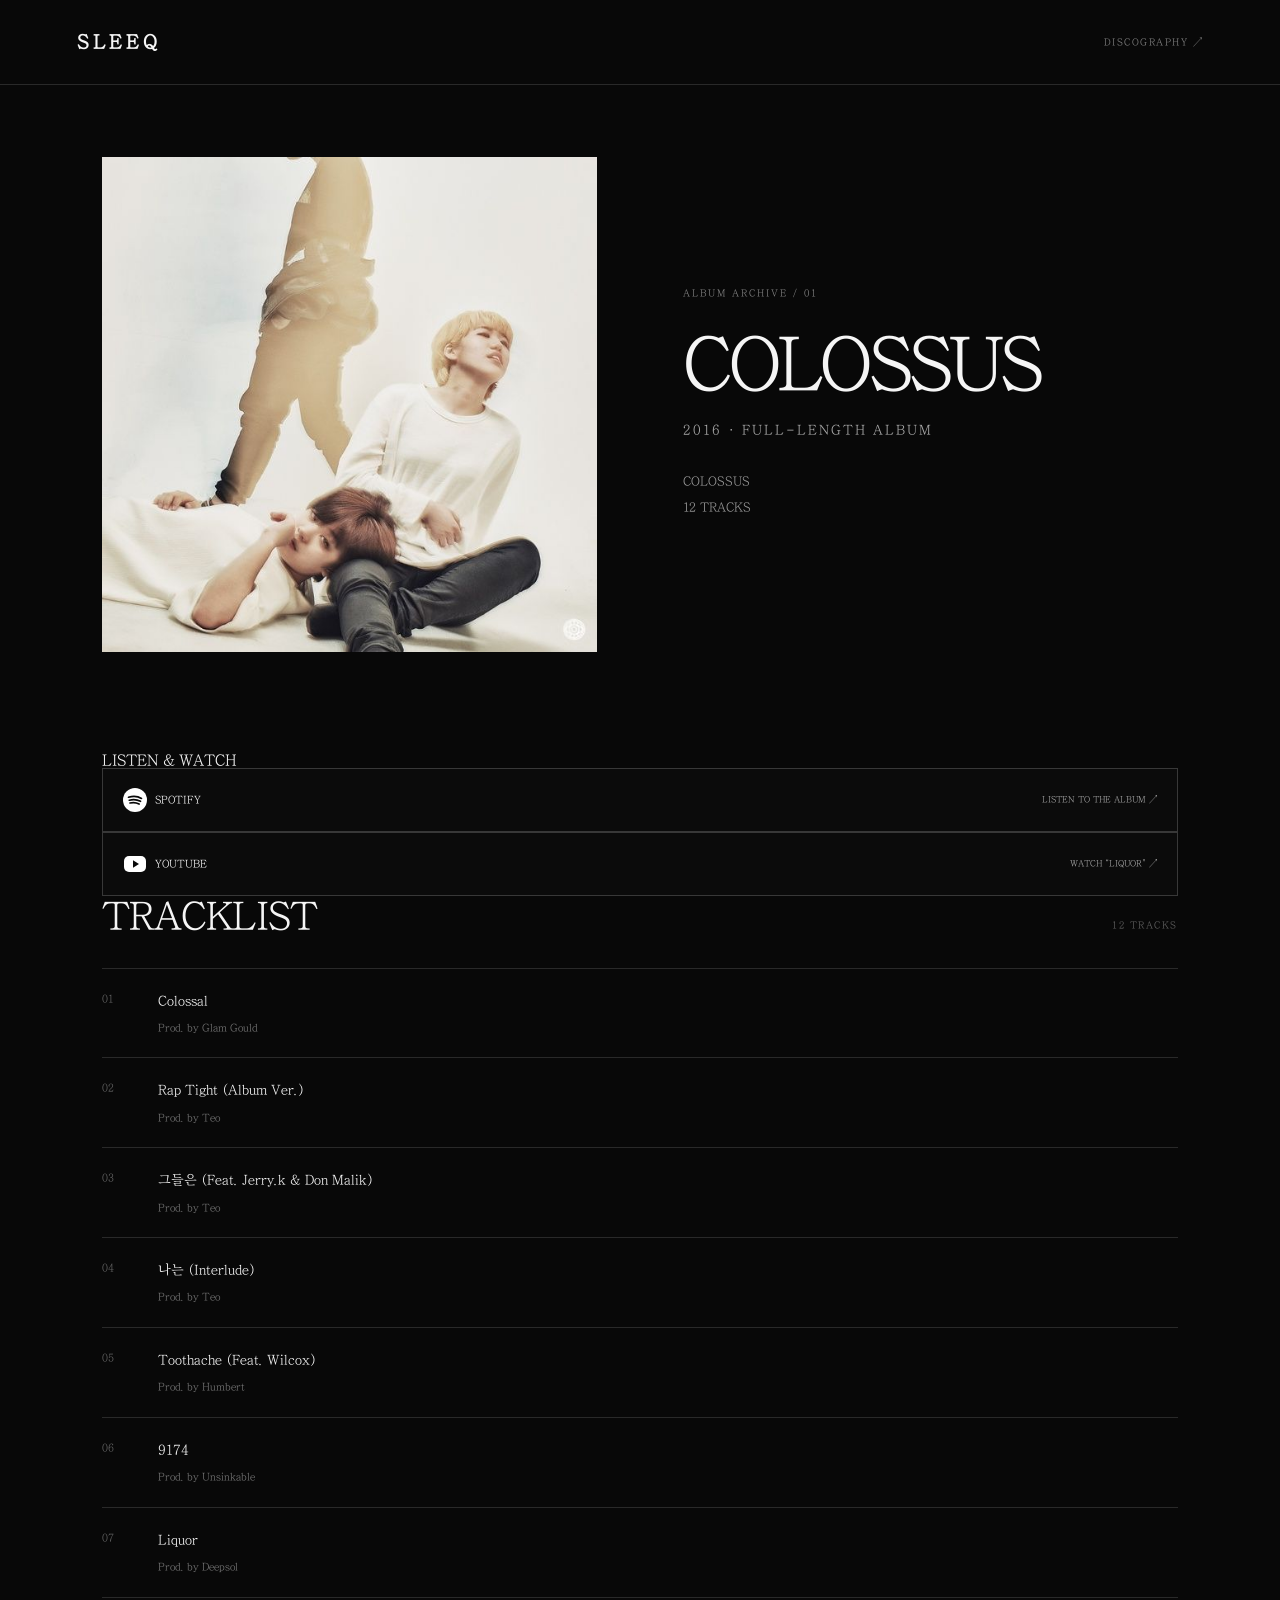
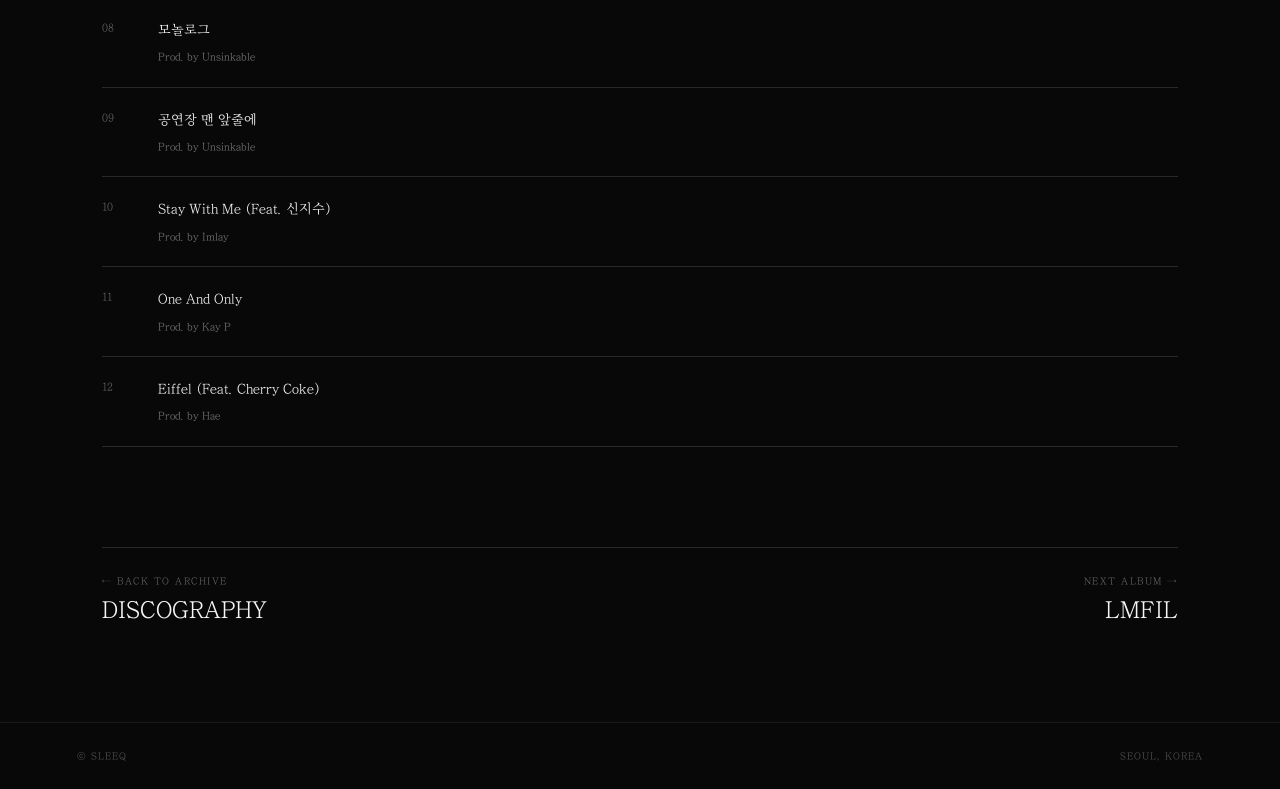
<file: colossus.html>
<!DOCTYPE html>
<html lang="ko">
<head>
  <meta charset="UTF-8">
  <meta name="viewport" content="width=device-width, initial-scale=1.0">
  <title>COLOSSUS — SLEEQ</title>
  <link rel="stylesheet" href="./album.css">
</head>

<body>
  <header class="site-header">
    <a href="./index.html" class="logo">SLEEQ</a>
    <a href="./index.html#discography" class="header-link">DISCOGRAPHY ↗</a>
  </header>

  <main class="album-page">

    <section class="album-hero">
      <img
        class="album-cover"
        src="./images/colossus.jpg"
        alt="COLOSSUS album cover"
      >

      <div class="album-info">
        <p class="album-meta">ALBUM ARCHIVE / 01</p>
        <h1 class="album-title">COLOSSUS</h1>
        <p class="album-subtitle">2016 · FULL-LENGTH ALBUM</p>

        <p class="album-description">
          COLOSSUS
          <br>
          12 TRACKS
        </p>
      </div>
    </section>

   <section class="listen-section">
  <p class="listen-label">LISTEN & WATCH</p>

  <div class="listen-links">
    <a
      class="listen-link"
      href="https://open.spotify.com/intl-ko/album/2XKG34poxQOzdhIf7dgX8N?si=ZdqlaKVOTI2wjyuywPCuqA"
      target="_blank"
      rel="noopener noreferrer"
    >
      <span class="listen-brand">
        <svg class="listen-icon spotify-icon" viewBox="0 0 24 24" aria-hidden="true">
          <circle cx="12" cy="12" r="12" fill="currentColor"/>
          <path d="M5.5 9.2c4.4-1.3 9.5-.9 13 1.2M6.3 12.2c3.7-1 8-.6 11.2 1.1M7 15c3-.8 6.5-.4 9.1 1"
            fill="none" stroke="#080808" stroke-width="1.7" stroke-linecap="round"/>
        </svg>
        <span>SPOTIFY</span>
      </span>
      <span class="listen-action">LISTEN TO THE ALBUM ↗</span>
    </a>

    <a
      class="listen-link"
      href="https://youtu.be/0zPd_yzmuM8?si=OTEU-51YmvgMGOKJ"
      target="_blank"
      rel="noopener noreferrer"
    >
      <span class="listen-brand">
        <svg class="listen-icon youtube-icon" viewBox="0 0 24 24" aria-hidden="true">
          <rect x="1" y="4" width="22" height="16" rx="5" fill="currentColor"/>
          <path d="M10 8.2 16 12l-6 3.8z" fill="#080808"/>
        </svg>
        <span>YOUTUBE</span>
      </span>
      <span class="listen-action">WATCH “LIQUOR” ↗</span>
    </a>
  </div>
</section>

    <section class="track-section">
      <div class="section-heading">
        <h2>TRACKLIST</h2>
        <span>12 TRACKS</span>
      </div>

      <ol class="track-list">

        <li class="track">
          <span class="track-number">01</span>
          <div>
            <p class="track-name">Colossal</p>
            <span class="track-credit">Prod. by Glam Gould</span>
          </div>
        </li>

        <li class="track">
          <span class="track-number">02</span>
          <div>
            <p class="track-name">Rap Tight (Album Ver.)</p>
            <span class="track-credit">Prod. by Teo</span>
          </div>
        </li>

        <li class="track">
          <span class="track-number">03</span>
          <div>
            <p class="track-name">그들은 (Feat. Jerry.k &amp; Don Malik)</p>
            <span class="track-credit">Prod. by Teo</span>
          </div>
        </li>

        <li class="track">
          <span class="track-number">04</span>
          <div>
            <p class="track-name">나는 (Interlude)</p>
            <span class="track-credit">Prod. by Teo</span>
          </div>
        </li>

        <li class="track">
          <span class="track-number">05</span>
          <div>
            <p class="track-name">Toothache (Feat. Wilcox)</p>
            <span class="track-credit">Prod. by Humbert</span>
          </div>
        </li>

        <li class="track">
          <span class="track-number">06</span>
          <div>
            <p class="track-name">9174</p>
            <span class="track-credit">Prod. by Unsinkable</span>
          </div>
        </li>

        <li class="track">
          <span class="track-number">07</span>
          <div>
            <p class="track-name">Liquor</p>
            <span class="track-credit">Prod. by Deepsol</span>
          </div>
        </li>

        <li class="track">
          <span class="track-number">08</span>
          <div>
            <p class="track-name">모놀로그</p>
            <span class="track-credit">Prod. by Unsinkable</span>
          </div>
        </li>

        <li class="track">
          <span class="track-number">09</span>
          <div>
            <p class="track-name">공연장 맨 앞줄에</p>
            <span class="track-credit">Prod. by Unsinkable</span>
          </div>
        </li>

        <li class="track">
          <span class="track-number">10</span>
          <div>
            <p class="track-name">Stay With Me (Feat. 신지수)</p>
            <span class="track-credit">Prod. by Imlay</span>
          </div>
        </li>

        <li class="track">
          <span class="track-number">11</span>
          <div>
            <p class="track-name">One And Only</p>
            <span class="track-credit">Prod. by Kay P</span>
          </div>
        </li>

        <li class="track">
          <span class="track-number">12</span>
          <div>
            <p class="track-name">Eiffel (Feat. Cherry Coke)</p>
            <span class="track-credit">Prod. by Hae</span>
          </div>
        </li>

      </ol>
    </section>

    <nav class="album-navigation">
      <a href="./index.html#discography" class="album-nav-link">
        <span class="nav-label">← BACK TO ARCHIVE</span>
        <span class="nav-title">DISCOGRAPHY</span>
      </a>

      <a href="./lmfil.html" class="album-nav-link next">
        <span class="nav-label">NEXT ALBUM →</span>
        <span class="nav-title">LMFIL</span>
      </a>
    </nav>

  </main>

  <footer class="site-footer">
    <span>© SLEEQ</span>
    <span>SEOUL, KOREA</span>
  </footer>
</body>
</html>
</file>
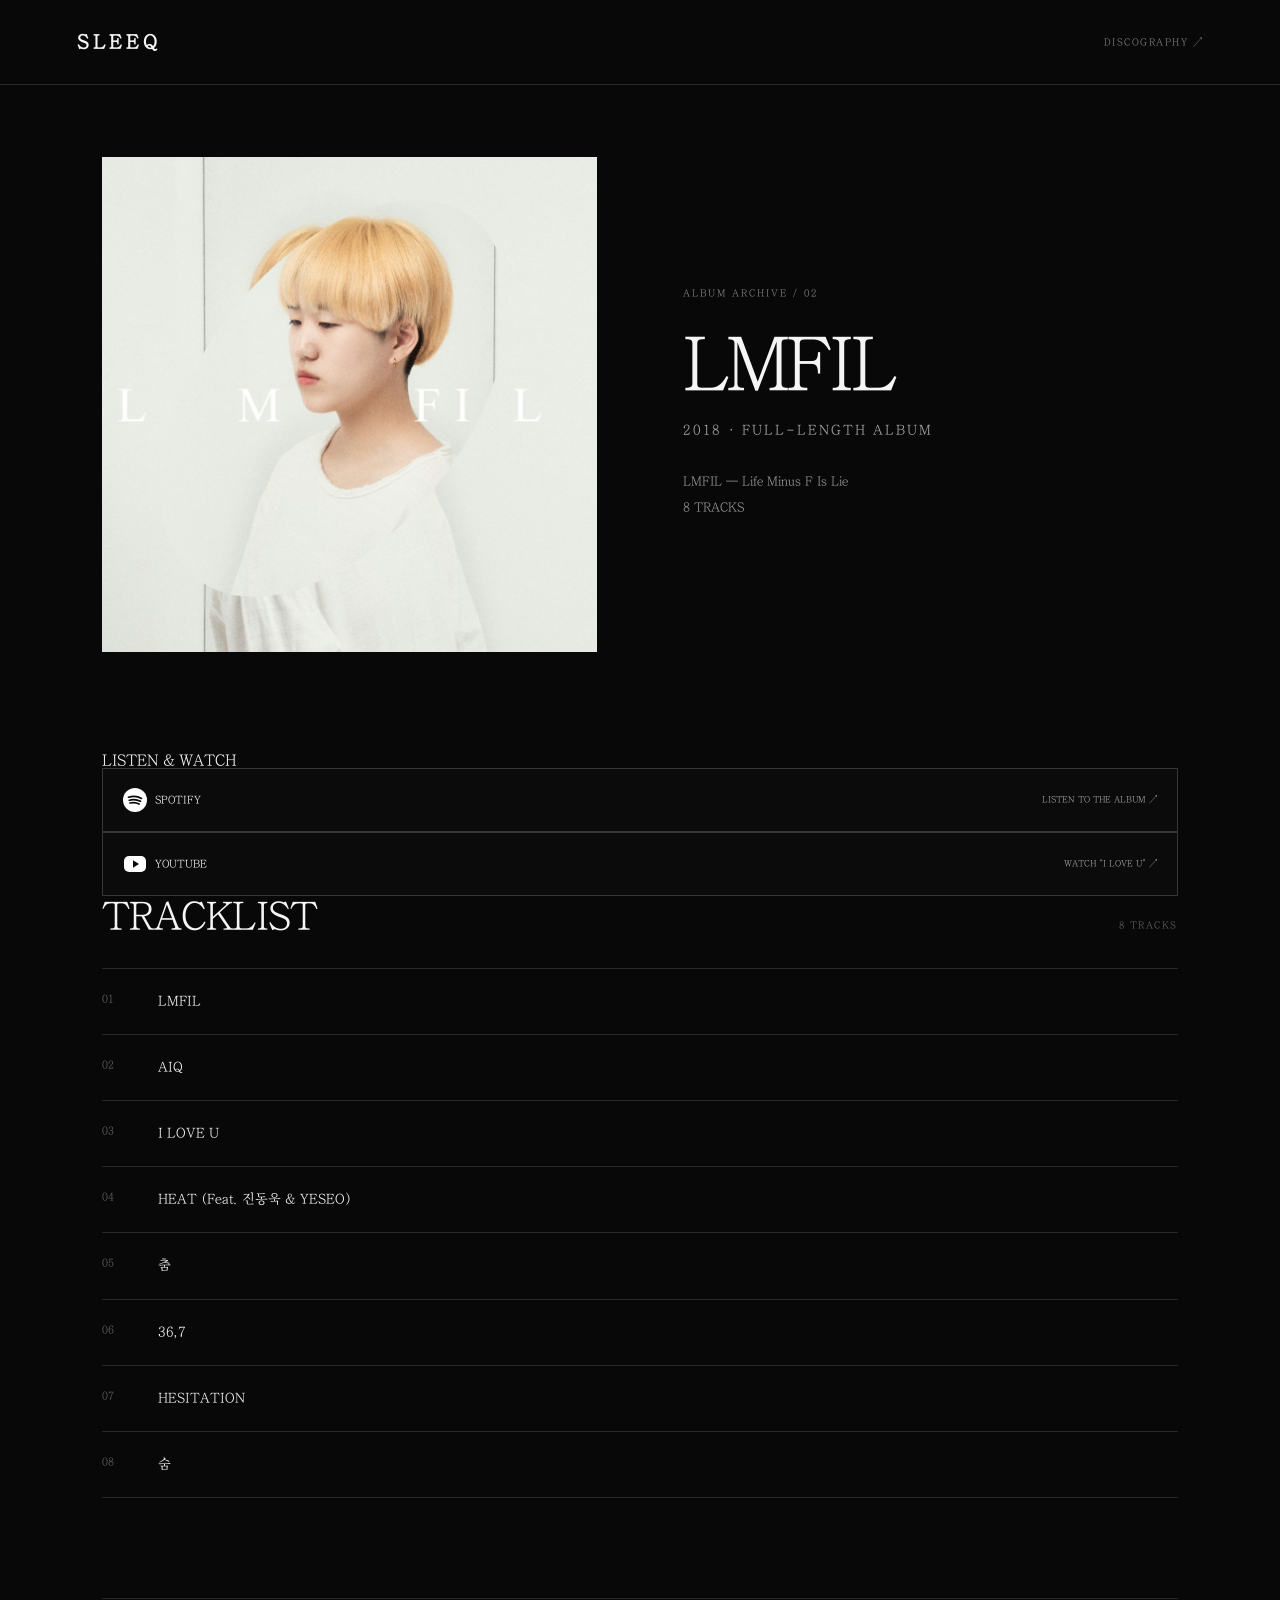
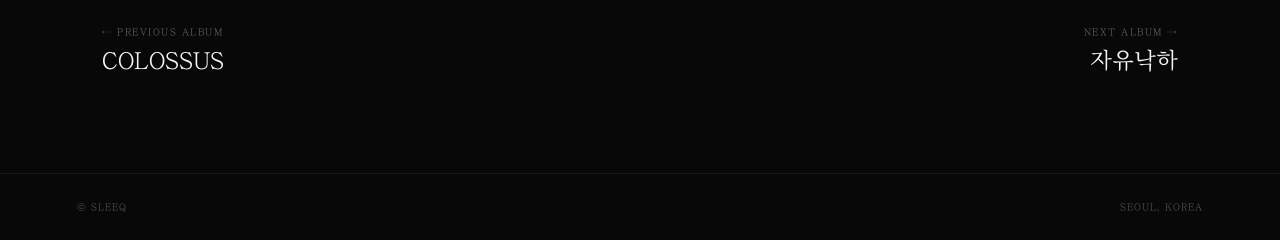
<file: lmfil.html>
<!DOCTYPE html>
<html lang="ko">
<head>
  <meta charset="UTF-8">
  <meta name="viewport" content="width=device-width, initial-scale=1.0">
  <title>LMFIL — SLEEQ</title>
  <link rel="stylesheet" href="./album.css">
</head>

<body>
  <header class="site-header">
    <a href="./index.html" class="logo">SLEEQ</a>
    <a href="./index.html#discography" class="header-link">DISCOGRAPHY ↗</a>
  </header>

  <main class="album-page">

    <section class="album-hero">
      <img
        class="album-cover"
        src="./images/lmfil.jpg"
        alt="LMFIL album cover"
      >

      <div class="album-info">
        <p class="album-meta">ALBUM ARCHIVE / 02</p>
        <h1 class="album-title">LMFIL</h1>
        <p class="album-subtitle">2018 · FULL-LENGTH ALBUM</p>

        <p class="album-description">
          LMFIL ─ Life Minus F Is Lie
          <br>
          8 TRACKS
        </p>
      </div>
    </section>

<section class="listen-section">
  <p class="listen-label">LISTEN & WATCH</p>

  <div class="listen-links">
    <a
      class="listen-link"
      href="https://open.spotify.com/intl-ko/album/2XKG34poxQOzdhIf7dgX8N?si=ZdqlaKVOTI2wjyuywPCuqA"
      target="_blank"
      rel="noopener noreferrer"
    >
      <span class="listen-brand">
        <svg class="listen-icon spotify-icon" viewBox="0 0 24 24" aria-hidden="true">
          <circle cx="12" cy="12" r="12" fill="currentColor"/>
          <path d="M5.5 9.2c4.4-1.3 9.5-.9 13 1.2M6.3 12.2c3.7-1 8-.6 11.2 1.1M7 15c3-.8 6.5-.4 9.1 1"
            fill="none" stroke="#080808" stroke-width="1.7" stroke-linecap="round"/>
        </svg>
        <span>SPOTIFY</span>
      </span>
      <span class="listen-action">LISTEN TO THE ALBUM ↗</span>
    </a>

    <a
      class="listen-link"
      href="https://youtu.be/YPlO58mhkqE?si=HtU__yeZSZ45MtvI"
      target="_blank"
      rel="noopener noreferrer"
    >
      <span class="listen-brand">
        <svg class="listen-icon youtube-icon" viewBox="0 0 24 24" aria-hidden="true">
          <rect x="1" y="4" width="22" height="16" rx="5" fill="currentColor"/>
          <path d="M10 8.2 16 12l-6 3.8z" fill="#080808"/>
        </svg>
        <span>YOUTUBE</span>
      </span>
      <span class="listen-action">WATCH “I LOVE U” ↗</span>
    </a>
  </div>
</section>

    <section class="track-section">
      <div class="section-heading">
        <h2>TRACKLIST</h2>
        <span>8 TRACKS</span>
      </div>

      <ol class="track-list">

        <li class="track">
          <span class="track-number">01</span>
          <div>
            <p class="track-name">LMFIL</p>
          </div>
        </li>

        <li class="track">
          <span class="track-number">02</span>
          <div>
            <p class="track-name">AIQ</p>
          </div>
        </li>

        <li class="track">
          <span class="track-number">03</span>
          <div>
            <p class="track-name">I LOVE U</p>
          </div>
        </li>

        <li class="track">
          <span class="track-number">04</span>
          <div>
            <p class="track-name">HEAT (Feat. 진동욱 &amp; YESEO)</p>
          </div>
        </li>

        <li class="track">
          <span class="track-number">05</span>
          <div>
            <p class="track-name">춤</p>
          </div>
        </li>

        <li class="track">
          <span class="track-number">06</span>
          <div>
            <p class="track-name">36,7</p>
          </div>
        </li>

        <li class="track">
          <span class="track-number">07</span>
          <div>
            <p class="track-name">HESITATION</p>
          </div>
        </li>

        <li class="track">
          <span class="track-number">08</span>
          <div>
            <p class="track-name">숨</p>
          </div>
        </li>

      </ol>
    </section>

    <nav class="album-navigation">
      <a href="./colossus.html" class="album-nav-link">
        <span class="nav-label">← PREVIOUS ALBUM</span>
        <span class="nav-title">COLOSSUS</span>
      </a>

      <a href="./untethered.html" class="album-nav-link next">
        <span class="nav-label">NEXT ALBUM →</span>
        <span class="nav-title">자유낙하</span>
      </a>
    </nav>

  </main>

  <footer class="site-footer">
    <span>© SLEEQ</span>
    <span>SEOUL, KOREA</span>
  </footer>
</body>
</html>
</file>
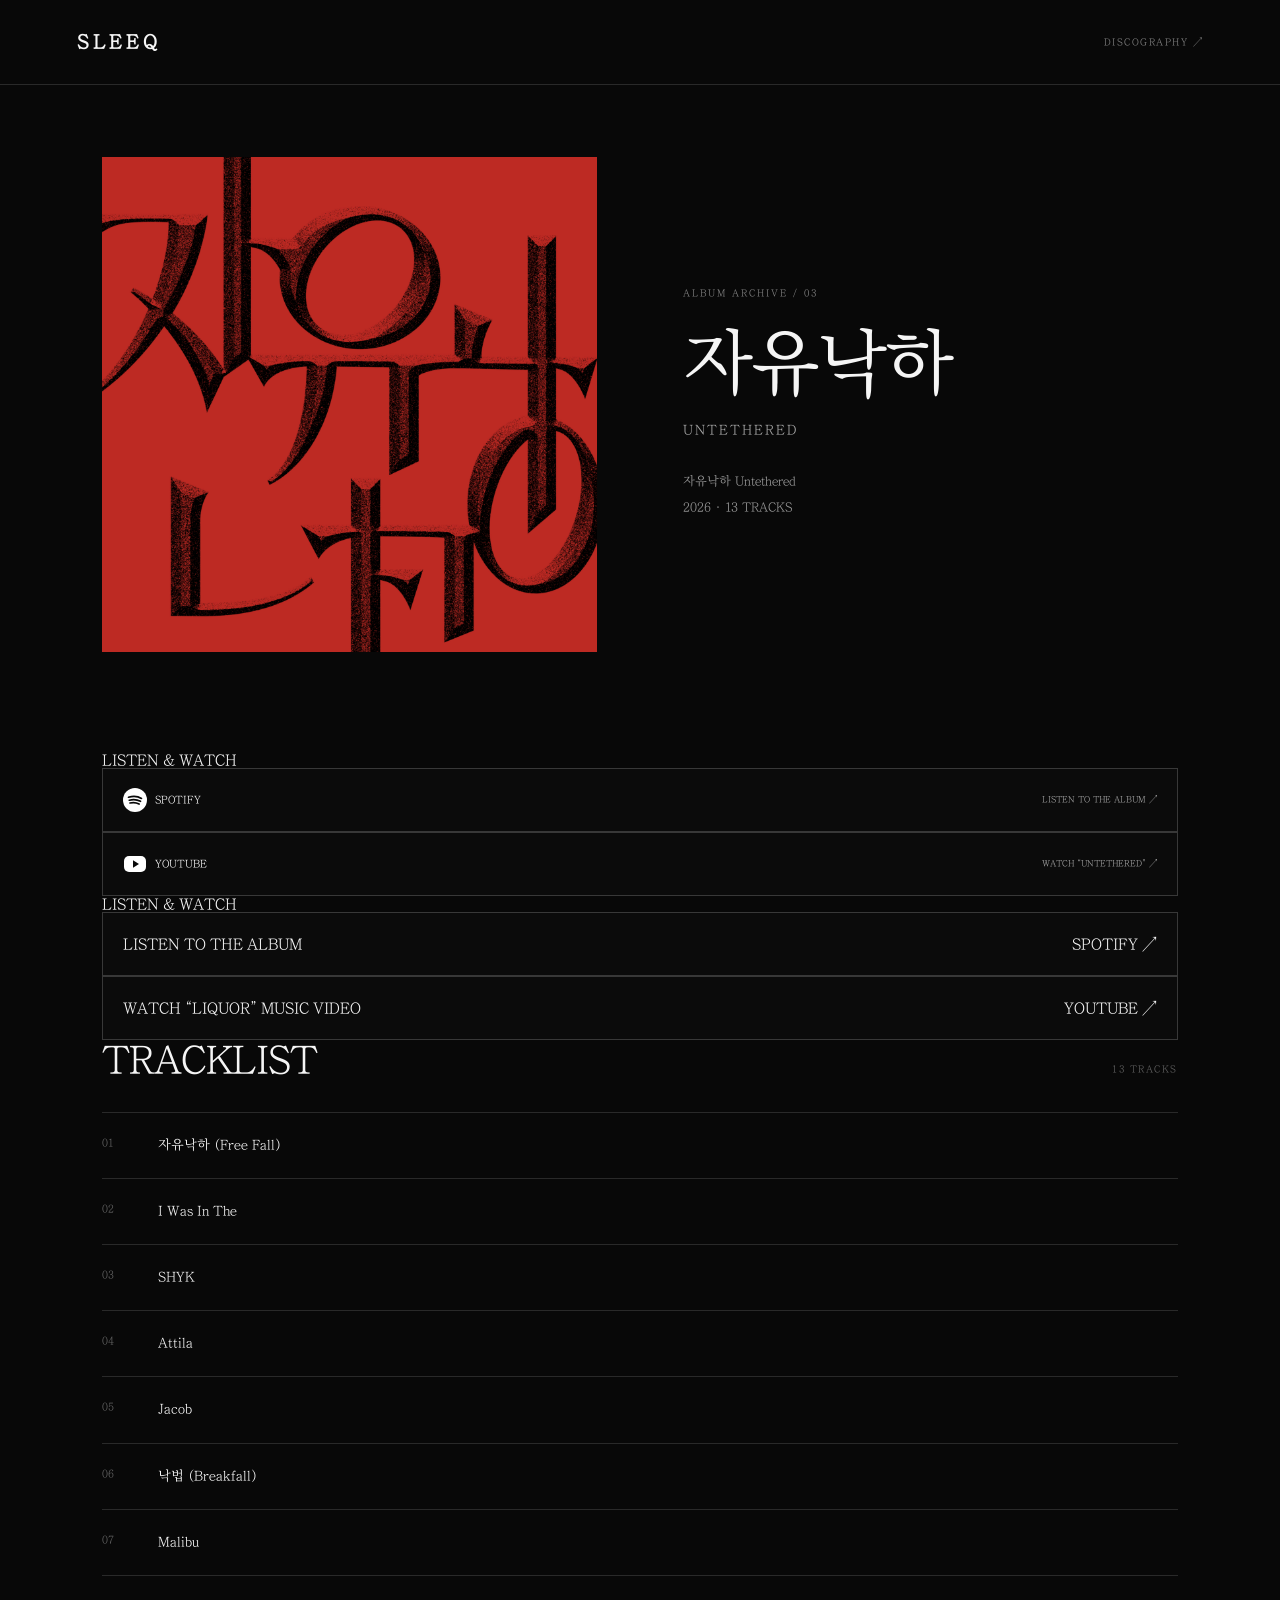
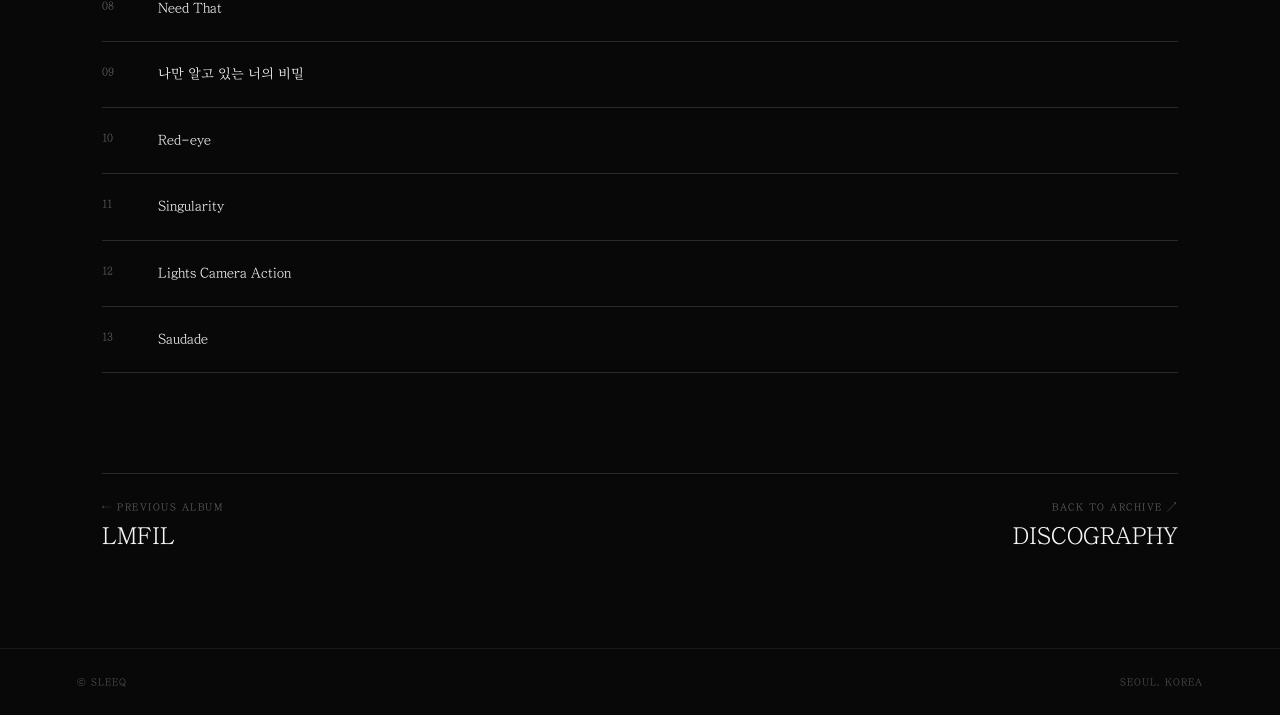
<file: untethered.html>
<!DOCTYPE html>
<html lang="ko">
<head>
  <meta charset="UTF-8">
  <meta name="viewport" content="width=device-width, initial-scale=1.0">
  <title>자유낙하 (UNTETHERED) — SLEEQ</title>
  <link rel="stylesheet" href="./album.css">
</head>

<body>
  <header class="site-header">
    <a href="./index.html" class="logo">SLEEQ</a>
    <a href="./index.html#discography" class="header-link">DISCOGRAPHY ↗</a>
  </header>

  <main class="album-page">

    <section class="album-hero">
      <img
        class="album-cover"
        src="./images/untethered.jpg"
        alt="자유낙하 Untethered album cover"
      >

      <div class="album-info">
        <p class="album-meta">ALBUM ARCHIVE / 03</p>
        <h1 class="album-title">자유낙하</h1>
        <p class="album-subtitle">UNTETHERED</p>

        <p class="album-description">
          자유낙하 Untethered
          <br>
          2026 · 13 TRACKS
        </p>
      </div>
    </section>
    <!-- LISTEN & WATCH -->

<section class="listen-section">
  <p class="listen-label">LISTEN & WATCH</p>

  <div class="listen-links">
    <a
      class="listen-link"
      href="https://open.spotify.com/intl-ko/album/2XKG34poxQOzdhIf7dgX8N?si=ZdqlaKVOTI2wjyuywPCuqA"
      target="_blank"
      rel="noopener noreferrer"
    >
      <span class="listen-brand">
        <svg class="listen-icon spotify-icon" viewBox="0 0 24 24" aria-hidden="true">
          <circle cx="12" cy="12" r="12" fill="currentColor"/>
          <path d="M5.5 9.2c4.4-1.3 9.5-.9 13 1.2M6.3 12.2c3.7-1 8-.6 11.2 1.1M7 15c3-.8 6.5-.4 9.1 1"
            fill="none" stroke="#080808" stroke-width="1.7" stroke-linecap="round"/>
        </svg>
        <span>SPOTIFY</span>
      </span>
      <span class="listen-action">LISTEN TO THE ALBUM ↗</span>
    </a>

    <a
      class="listen-link"
      href="https://youtu.be/0zPd_yzmuM8?si=OTEU-51YmvgMGOKJ"
      target="_blank"
      rel="noopener noreferrer"
    >
      <span class="listen-brand">
        <svg class="listen-icon youtube-icon" viewBox="0 0 24 24" aria-hidden="true">
          <rect x="1" y="4" width="22" height="16" rx="5" fill="currentColor"/>
          <path d="M10 8.2 16 12l-6 3.8z" fill="#080808"/>
        </svg>
        <span>YOUTUBE</span>
      </span>
      <span class="listen-action">WATCH “UNTETHERED” ↗</span>
    </a>
  </div>
</section>
<section class="listen-section">
  <p class="listen-label">LISTEN & WATCH</p>
  <div class="listen-links">
    <a class="listen-link" href="https://open.spotify.com/intl-ko/album/2XKG34poxQOzdhIf7dgX8N?si=ZdqlaKVOTI2wjyuywPCuqA" target="_blank" rel="noopener noreferrer">
      <span class="listen-title">LISTEN TO THE ALBUM</span>
      <span class="listen-platform">SPOTIFY ↗</span>
    </a>
    <a class="listen-link" href="https://youtu.be/2KbYrMNl2sw?si=ab0_5xCY0FG_Dp98" target="_blank" rel="noopener noreferrer">
      <span class="listen-title">WATCH “LIQUOR” MUSIC VIDEO</span>
      <span class="listen-platform">YOUTUBE ↗</span>
    </a>
  </div>
</section>
</section>

    <section class="track-section">
      <div class="section-heading">
        <h2>TRACKLIST</h2>
        <span>13 TRACKS</span>
      </div>

      <ol class="track-list">

        <li class="track">
          <span class="track-number">01</span>
          <div>
            <p class="track-name">자유낙하 (Free Fall)</p>
          </div>
        </li>

        <li class="track">
          <span class="track-number">02</span>
          <div>
            <p class="track-name">I Was In The</p>
          </div>
        </li>

        <li class="track">
          <span class="track-number">03</span>
          <div>
            <p class="track-name">SHYK</p>
          </div>
        </li>

        <li class="track">
          <span class="track-number">04</span>
          <div>
            <p class="track-name">Attila</p>
          </div>
        </li>

        <li class="track">
          <span class="track-number">05</span>
          <div>
            <p class="track-name">Jacob</p>
          </div>
        </li>

        <li class="track">
          <span class="track-number">06</span>
          <div>
            <p class="track-name">낙법 (Breakfall)</p>
          </div>
        </li>

        <li class="track">
          <span class="track-number">07</span>
          <div>
            <p class="track-name">Malibu</p>
          </div>
        </li>

        <li class="track">
          <span class="track-number">08</span>
          <div>
            <p class="track-name">Need That</p>
          </div>
        </li>

        <li class="track">
          <span class="track-number">09</span>
          <div>
            <p class="track-name">나만 알고 있는 너의 비밀</p>
          </div>
        </li>

        <li class="track">
          <span class="track-number">10</span>
          <div>
            <p class="track-name">Red-eye</p>
          </div>
        </li>

        <li class="track">
          <span class="track-number">11</span>
          <div>
            <p class="track-name">Singularity</p>
          </div>
        </li>

        <li class="track">
          <span class="track-number">12</span>
          <div>
            <p class="track-name">Lights Camera Action</p>
          </div>
        </li>

        <li class="track">
          <span class="track-number">13</span>
          <div>
            <p class="track-name">Saudade</p>
          </div>
        </li>

      </ol>
    </section>

    <nav class="album-navigation">
      <a href="./lmfil.html" class="album-nav-link">
        <span class="nav-label">← PREVIOUS ALBUM</span>
        <span class="nav-title">LMFIL</span>
      </a>

      <a href="./index.html#discography" class="album-nav-link next">
        <span class="nav-label">BACK TO ARCHIVE ↗</span>
        <span class="nav-title">DISCOGRAPHY</span>
      </a>
    </nav>

  </main>

  <footer class="site-footer">
    <span>© SLEEQ</span>
    <span>SEOUL, KOREA</span>
  </footer>
</body>
</html>
</file>
<file: album.css>
@font-face {
  font-family: 'Jeju Myeongjo';
  src: url('./JejuMyeongjo.ttf') format('truetype');
  font-display: swap;
}

:root {
  --bg: #080808;
  --text: #f5f5f5;
  --muted: #777;
  --line: #292929;
}

* {
  margin: 0;
  padding: 0;
  box-sizing: border-box;
}

html {
  scroll-behavior: smooth;
}

body {
  background: var(--bg);
  color: var(--text);
  font-family: 'Jeju Myeongjo', serif;
  min-height: 100vh;
}

a {
  color: inherit;
  text-decoration: none;
}

.site-header {
  display: flex;
  justify-content: space-between;
  align-items: center;
  padding: 32px 6%;
  border-bottom: 1px solid var(--line);
}

.logo {
  font-size: 20px;
  font-weight: 700;
  letter-spacing: 4px;
}

.header-link {
  color: #888;
  font-size: 10px;
  letter-spacing: 1.5px;
  transition: color 0.2s;
}

.header-link:hover {
  color: #fff;
}

.album-page {
  width: 100%;
  max-width: 1400px;
  margin: 0 auto;
  padding: 72px 8% 100px;
}

.album-hero {
  display: grid;
  grid-template-columns: minmax(0, 1fr) minmax(0, 1fr);
  gap: 8%;
  align-items: center;
  margin-bottom: 100px;
}

.album-cover {
  display: block;
  width: 100%;
  aspect-ratio: 1 / 1;
  object-fit: cover;
  background: #151515;
}

.album-meta {
  color: #888;
  font-size: 10px;
  letter-spacing: 2px;
  margin-bottom: 24px;
}

.album-title {
  font-size: clamp(40px, 6vw, 82px);
  font-weight: 400;
  letter-spacing: -0.05em;
  line-height: 1.1;
  margin-bottom: 16px;
}

.album-subtitle {
  color: #aaa;
  font-size: 14px;
  letter-spacing: 2px;
  margin-bottom: 32px;
}

.album-description {
  max-width: 400px;
  color: #999;
  font-size: 13px;
  line-height: 2;
  word-break: keep-all;
}

.album-divider {
  border: 0;
  border-top: 1px solid var(--line);
  margin: 40px 0;
}

.track-section {
  margin-bottom: 100px;
}

.section-heading {
  display: flex;
  justify-content: space-between;
  align-items: baseline;
  margin-bottom: 32px;
}

.section-heading h2 {
  font-size: clamp(24px, 4vw, 40px);
  font-weight: 400;
  letter-spacing: -0.03em;
}

.section-heading span {
  color: #666;
  font-size: 10px;
  letter-spacing: 1.5px;
}

.track-list {
  list-style: none;
  border-top: 1px solid var(--line);
}

.track {
  display: grid;
  grid-template-columns: 44px minmax(0, 1fr);
  gap: 12px;
  padding: 20px 0;
  border-bottom: 1px solid var(--line);
}

.track-number {
  color: #666;
  font-size: 11px;
  padding-top: 4px;
}

.track-name {
  font-size: 14px;
  line-height: 1.8;
  word-break: keep-all;
}

.track-credit {
  display: block;
  margin-top: 5px;
  color: #777;
  font-size: 11px;
  line-height: 1.7;
}

.album-navigation {
  display: grid;
  grid-template-columns: 1fr 1fr;
  gap: 24px;
  border-top: 1px solid var(--line);
  padding-top: 28px;
}

.album-nav-link {
  display: flex;
  flex-direction: column;
  gap: 12px;
  min-width: 0;
  transition: opacity 0.2s;
}

.album-nav-link:hover {
  opacity: 0.6;
}

.album-nav-link.next {
  text-align: right;
  align-items: flex-end;
}

.nav-label {
  color: #666;
  font-size: 10px;
  letter-spacing: 1.5px;
}

.nav-title {
  font-size: clamp(16px, 2.5vw, 24px);
}

.site-footer {
  display: flex;
  justify-content: space-between;
  padding: 28px 6%;
  border-top: 1px solid #181818;
  color: #555;
  font-size: 10px;
  letter-spacing: 1px;
}

@media (max-width: 700px) {
  .site-header {
    padding: 24px 6%;
  }

  .album-page {
    padding: 40px 6% 70px;
  }

  .album-hero {
    grid-template-columns: 1fr;
    gap: 36px;
    margin-bottom: 72px;
  }

  .album-cover {
    max-width: 100%;
  }

  .album-meta {
    margin-bottom: 16px;
  }

  .album-title {
    font-size: clamp(38px, 11vw, 64px);
  }

  .album-subtitle {
    margin-bottom: 24px;
  }

  .track-section {
    margin-bottom: 72px;
  }

  .section-heading {
    margin-bottom: 24px;
  }

  .track {
    grid-template-columns: 30px minmax(0, 1fr);
    gap: 8px;
    padding: 17px 0;
  }

  .track-name {
    font-size: 13px;
  }

  .track-credit {
    font-size: 10px;
  }

  .album-navigation {
    gap: 12px;
  }

  .nav-title {
    font-size: 16px;
  }

  .listen-section {
  margin-bottom: 80px;
}

.listen-label {
  margin: 0 0 18px;
  color: #777;
  font-size: 10px;
  letter-spacing: 2px;
}

.listen-links {
  display: grid;
  grid-template-columns: repeat(2, minmax(0, 1fr));
  border-top: 1px solid var(--line);
  border-bottom: 1px solid var(--line);
}

.listen-link {
  display: flex;
  align-items: center;
  justify-content: space-between;
  gap: 20px;
  min-width: 0;
  padding: 24px;
  color: #fff;
  text-decoration: none;
  transition: background-color 0.2s, opacity 0.2s;
}

.listen-link + .listen-link {
  border-left: 1px solid var(--line);
}

.listen-link:hover {
  background: #151515;
}

.listen-brand {
  display: flex;
  align-items: center;
  gap: 10px;
  font-size: 13px;
  letter-spacing: 1px;
}

.listen-icon {
  width: 25px;
  height: 25px;
  flex: 0 0 25px;
}

.spotify-icon {
  color: #1ed760;
}

.youtube-icon {
  color: #ff0033;
}

.listen-action {
  color: #999;
  font-size: 10px;
  letter-spacing: 1px;
  text-align: right;
}

.listen-link:hover .listen-action {
  color: #fff;
}

@media (max-width: 700px) {
  .listen-links {
    grid-template-columns: 1fr;
  }

  .listen-link {
    padding: 20px 0;
  }

  .listen-link + .listen-link {
    border-left: 0;
    border-top: 1px solid var(--line);
  }
}

  .site-footer {
    padding: 24px 6%;
  }
}

/* 스트리밍 링크 크기 수정 */
.listen-links .listen-link {
  display: flex;
  flex-direction: row;
  align-items: center;
  justify-content: space-between;
  gap: 12px;
  padding: 18px 20px;
}

.listen-links .listen-brand {
  display: flex;
  flex-direction: row;
  align-items: center;
  gap: 8px;
  font-size: 11px;
}

.listen-links .listen-icon {
  display: block;
  width: 24px !important;
  height: 24px !important;
  flex: 0 0 24px;
}

.listen-links .listen-action {
  font-size: 9px;
  text-align: right;
}

@media (max-width: 700px) {
  .listen-links .listen-link {
    padding: 16px 0;
  }
}

/* LISTEN & WATCH: 링크를 버튼처럼 보이게 */
.listen-links {
  gap: 12px;
  border: 0;
}

.listen-links .listen-link {
  box-sizing: border-box;
  min-height: 64px;
  padding: 16px 20px;
  border: 1px solid #383838;
  background: #0b0b0b;
  transition:
    background-color 0.2s ease,
    border-color 0.2s ease;
}

.listen-links .listen-link + .listen-link {
  border-left: 1px solid #383838;
}

.listen-links .listen-link:hover {
  background: #1a1a1a;
  border-color: #777;
}

.listen-links .listen-brand {
  color: #fff;
}

.listen-links .listen-action {
  color: #aaa;
  transition: color 0.2s ease;
}

.listen-links .listen-link:hover .listen-action {
  color: #fff;
}
</file>
